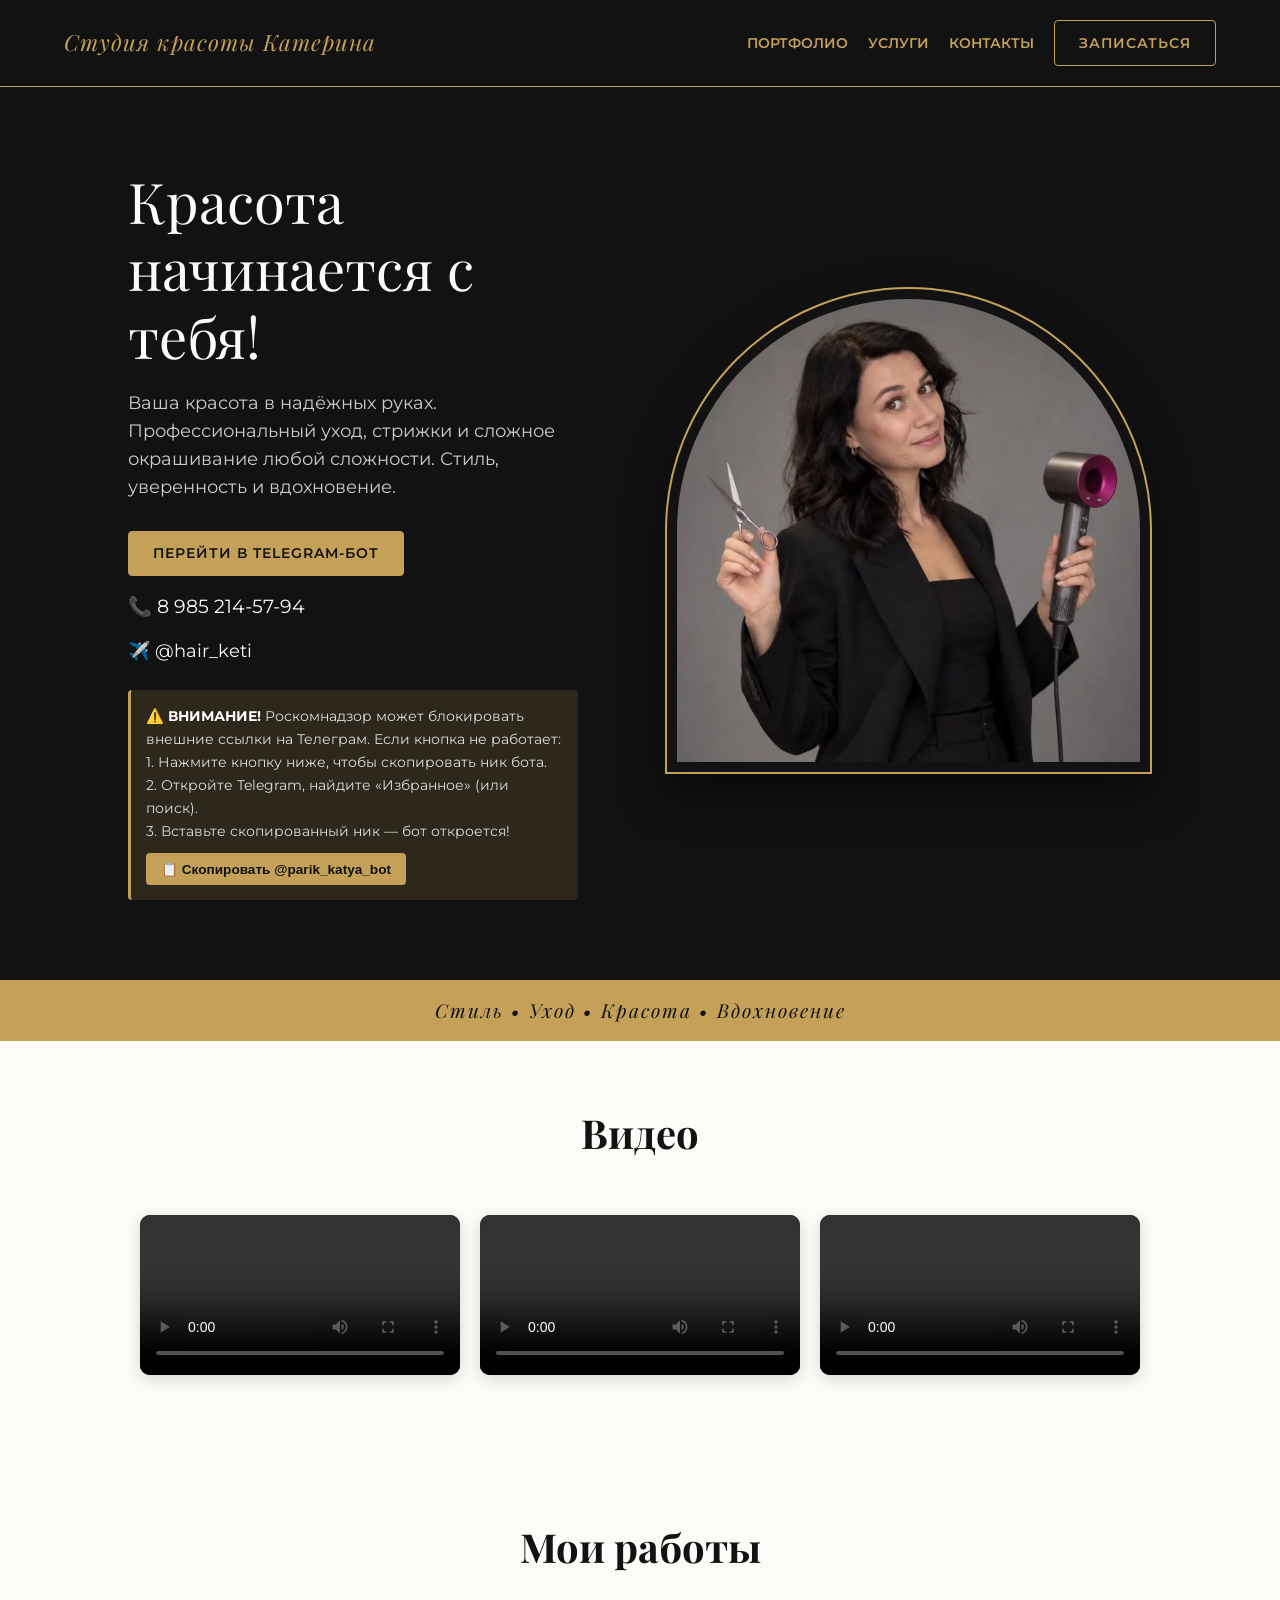
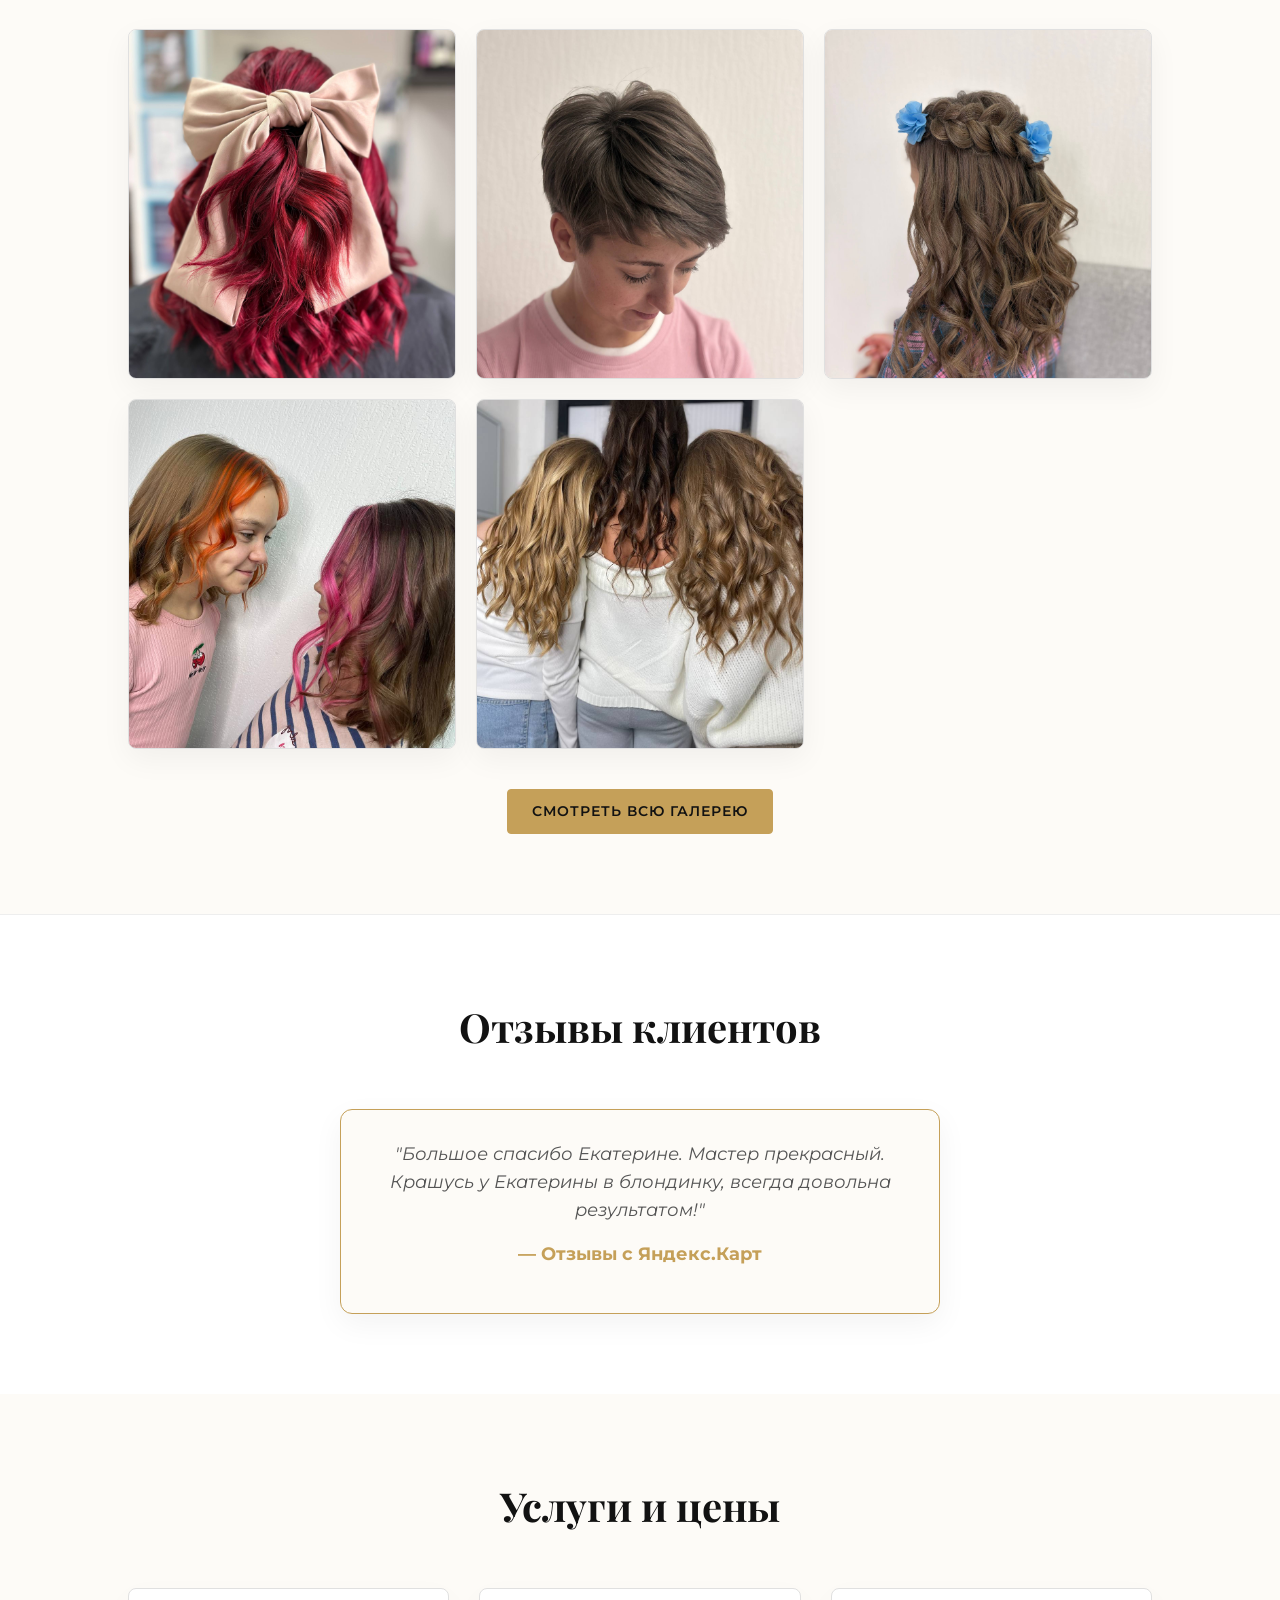
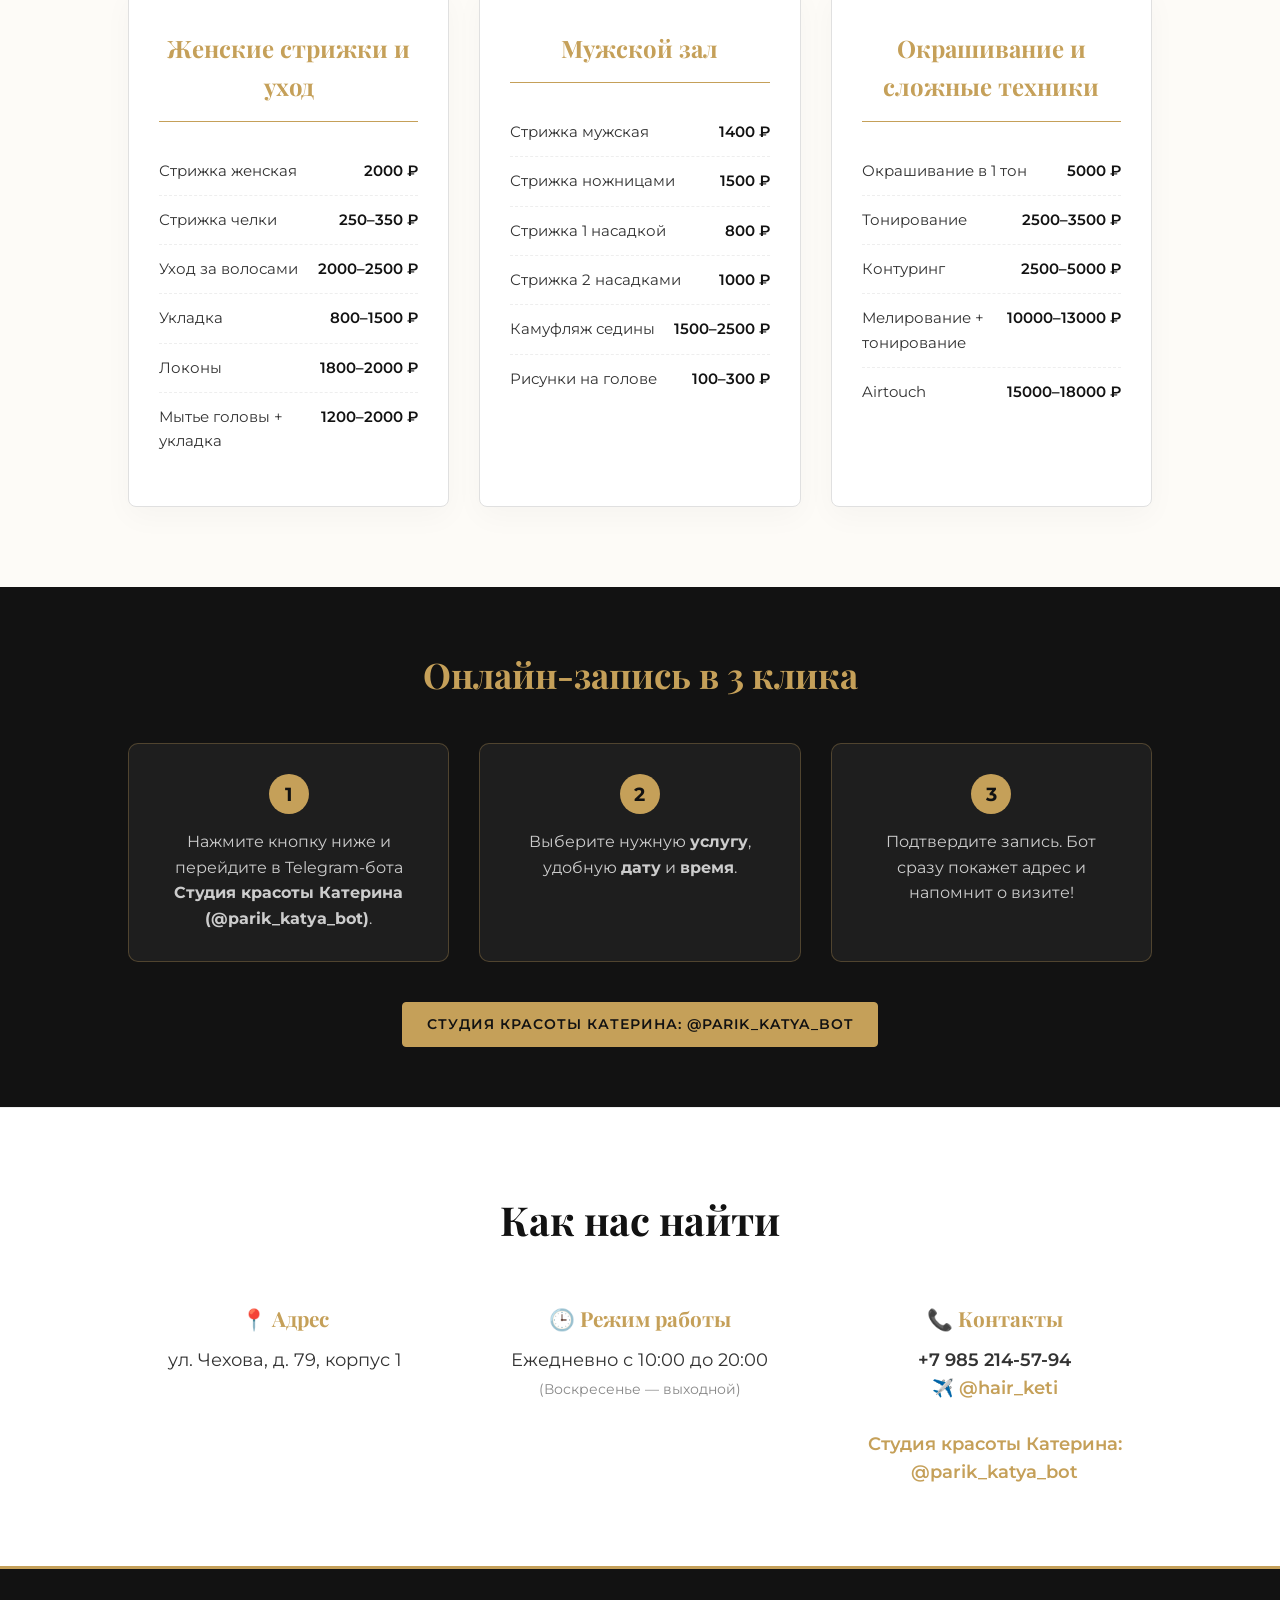
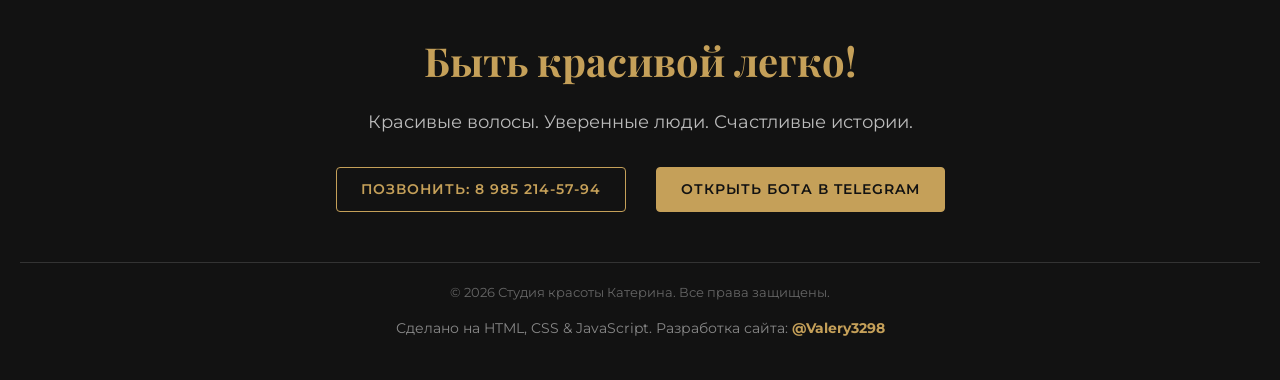
<file: index.html>
<!DOCTYPE html>
<html lang="ru">
<head>
    <meta charset="UTF-8">
    <meta name="viewport" content="width=device-width, initial-scale=1.0">
    <title>Студия красоты Катерина | Парикмахер-стилист</title>
    <link href="https://fonts.googleapis.com/css2?family=Montserrat:wght@300;400;600&family=Playfair+Display:ital,wght@0,400;0,600;1,400&display=swap" rel="stylesheet">
    <link rel="stylesheet" href="style.css">
    <link rel="stylesheet" href="style-home.css">
</head>
<body>

    <header>
        <div class="logo">Студия красоты Катерина</div>
        <nav class="nav-links">
            <a href="gallery.html">Портфолио</a>
            <a href="#services">Услуги</a>
            <a href="#contacts">Контакты</a>
            <a href="https://telegram.me/parik_katya_bot" target="_blank" rel="noopener noreferrer" class="btn btn-outline">Записаться</a>
        </nav>
    </header>

    <section class="hero">
        <div class="hero-text">
            <h1>Красота начинается с тебя!</h1>
            <p>Ваша красота в надёжных руках. Профессиональный уход, стрижки и сложное окрашивание любой сложности. Стиль, уверенность и вдохновение.</p>
            
            <div class="hero-actions">
                <a href="https://telegram.me/parik_katya_bot" target="_blank" rel="noopener noreferrer" class="btn">Перейти в Telegram-бот</a>
                <a href="tel:+79852145794" class="phone-link">📞 8 985 214-57-94</a>
                <!-- Личный телеграм Кати -->
                <a href="https://t.me/hair_keti" target="_blank" rel="noopener noreferrer" class="phone-link" style="font-size: 1.1rem;">✈️ @hair_keti</a>
                
                <div class="warning-box">
                    <strong>⚠️ ВНИМАНИЕ!</strong> Роскомнадзор может блокировать внешние ссылки на Телеграм. Если кнопка не работает:<br>
                    1. Нажмите кнопку ниже, чтобы скопировать ник бота.<br>
                    2. Откройте Telegram, найдите «Избранное» (или поиск).<br>
                    3. Вставьте скопированный ник — бот откроется!<br>
                    <button class="btn-copy" onclick="copyBotLink()">📋 Скопировать @parik_katya_bot</button>
                </div>
            </div>
        </div>
        <div class="hero-image">
            <img src="kate.jpg" alt="Екатерина - парикмахер-стилист">
        </div>
    </section>

    <div class="slogan-bar">
        Стиль • Уход • Красота • Вдохновение
    </div>

    <!-- СЕКЦИЯ С ВИДЕО (пути обновлены на папку videos) -->
    <section class="media-block">
        <h2 class="section-title">Видео</h2>
        <div class="media-boxes">
            <div class="media-single">
                <video controls src="videos/dark.mp4"></video>
            </div>
            <div class="media-single">
                <video controls src="videos/red.mp4"></video>
            </div>
            <div class="media-single">
                <video controls src="videos/light.mp4"></video>
            </div>
        </div>
    </section>

    <section class="portfolio">
        <h2 class="section-title">Мои работы</h2>
        <!-- Сетка заполняется скриптом из photos.js -->
        <div class="portfolio-grid" id="portfolio-grid"></div>
        <a href="gallery.html" class="btn">Смотреть всю галерею</a>
    </section>

    <section class="reviews">
        <h2 class="section-title">Отзывы клиентов</h2>
        <div class="review-card">
            <p>"Большое спасибо Екатерине. Мастер прекрасный. Крашусь у Екатерины в блондинку, всегда довольна результатом!"</p>
            <p class="author">— Отзывы с Яндекс.Карт</p>
        </div>
    </section>

    <section class="services" id="services">
        <h2 class="section-title">Услуги и цены</h2>
        <div class="services-grid">
            <div class="service-card">
                <h3>Женские стрижки и уход</h3>
                <ul class="service-list">
                    <li><span>Стрижка женская</span> <span class="price">2000 ₽</span></li>
                    <li><span>Стрижка челки</span> <span class="price">250–350 ₽</span></li>
                    <li><span>Уход за волосами</span> <span class="price">2000–2500 ₽</span></li>
                    <li><span>Укладка</span> <span class="price">800–1500 ₽</span></li>
                    <li><span>Локоны</span> <span class="price">1800–2000 ₽</span></li>
                    <li><span>Мытье головы + укладка</span> <span class="price">1200–2000 ₽</span></li>
                </ul>
            </div>
            <div class="service-card">
                <h3>Мужской зал</h3>
                <ul class="service-list">
                    <li><span>Стрижка мужская</span> <span class="price">1400 ₽</span></li>
                    <li><span>Стрижка ножницами</span> <span class="price">1500 ₽</span></li>
                    <li><span>Стрижка 1 насадкой</span> <span class="price">800 ₽</span></li>
                    <li><span>Стрижка 2 насадками</span> <span class="price">1000 ₽</span></li>
                    <li><span>Камуфляж седины</span> <span class="price">1500–2500 ₽</span></li>
                    <li><span>Рисунки на голове</span> <span class="price">100–300 ₽</span></li>
                </ul>
            </div>
            <div class="service-card">
                <h3>Окрашивание и сложные техники</h3>
                <ul class="service-list">
                    <li><span>Окрашивание в 1 тон</span> <span class="price">5000 ₽</span></li>
                    <li><span>Тонирование</span> <span class="price">2500–3500 ₽</span></li>
                    <li><span>Контуринг</span> <span class="price">2500–5000 ₽</span></li>
                    <li><span>Мелирование + тонирование</span> <span class="price">10000–13000 ₽</span></li>
                    <li><span>Airtouch</span> <span class="price">15000–18000 ₽</span></li>
                </ul>
            </div>
        </div>
    </section>

    <section class="how-to-book">
        <h2>Онлайн-запись в 3 клика</h2>
        <div class="steps-grid">
            <div class="step">
                <div class="step-number">1</div>
                <p>Нажмите кнопку ниже и перейдите в Telegram-бота <b>Студия красоты Катерина (@parik_katya_bot)</b>.</p>
            </div>
            <div class="step">
                <div class="step-number">2</div>
                <p>Выберите нужную <b>услугу</b>, удобную <b>дату</b> и <b>время</b>.</p>
            </div>
            <div class="step">
                <div class="step-number">3</div>
                <p>Подтвердите запись. Бот сразу покажет адрес и напомнит о визите!</p>
            </div>
        </div>
        <a href="https://telegram.me/parik_katya_bot" target="_blank" rel="noopener noreferrer" class="btn">Студия красоты Катерина: @parik_katya_bot</a>
    </section>

    <section class="contacts" id="contacts">
        <h2 class="section-title">Как нас найти</h2>
        <div class="contacts-grid">
            <div class="contact-item">
                <h4>📍 Адрес</h4>
                <p>ул. Чехова, д. 79, корпус 1</p>
            </div>
            <div class="contact-item">
                <h4>🕒 Режим работы</h4>
                <p>Ежедневно с 10:00 до 20:00<br><span style="font-size: 0.9rem; color: #888;">(Воскресенье — выходной)</span></p>
            </div>
            <div class="contact-item">
                <h4>📞 Контакты</h4>
                <p>
                    <a href="tel:+79852145794">+7 985 214-57-94</a><br>
                    <!-- Личный телеграм Кати -->
                    <a href="https://t.me/hair_keti" target="_blank" rel="noopener noreferrer" style="color: var(--gold);">✈️ @hair_keti</a><br><br>
                    <a href="https://telegram.me/parik_katya_bot" target="_blank" rel="noopener noreferrer" style="color: var(--gold);">Студия красоты Катерина: @parik_katya_bot</a>
                </p>
            </div>
        </div>
    </section>

    <footer>
        <h2>Быть красивой легко!</h2>
        <p>Красивые волосы. Уверенные люди. Счастливые истории.</p>
        <div class="footer-contacts">
            <a href="tel:+79852145794" class="btn btn-outline">Позвонить: 8 985 214-57-94</a>
            <a href="https://telegram.me/parik_katya_bot" target="_blank" rel="noopener noreferrer" class="btn">Открыть бота в Telegram</a>
        </div>
        
        <div class="copyright">
            &copy; <span id="current-year"></span> Студия красоты Катерина. Все права защищены.<br>
            <div class="developer-credit">
                Сделано на <span>HTML, CSS & JavaScript</span>. Разработка сайта: <a href="https://t.me/Valery3298" target="_blank">@Valery3298</a>
            </div>
            
        </div>
    </footer>

    <script src="photos.js"></script>
    <script>
        // Рендер витрины на главной: фото с полем featured, по порядку
        const portfolioGrid = document.getElementById('portfolio-grid');
        photos
            .filter(p => p.featured)
            .sort((a, b) => a.featured - b.featured)
            .forEach(p => {
                const img = document.createElement('img');
                img.src = p.src;
                img.alt = p.alt;
                img.loading = 'lazy';
                portfolioGrid.appendChild(img);
            });

        // Копирование ника бота
        function copyBotLink() {
            const botLink = "@parik_katya_bot";
            navigator.clipboard.writeText(botLink).then(() => {
                alert("✅ Ник бота скопирован!\n\n1. Откройте Telegram.\n2. Вставьте его в строку поиска (или в Избранное).\n3. Перейдите в бота.");
            }).catch(err => {
                alert("Не удалось скопировать. Пожалуйста, выделите и скопируйте ник вручную: @parik_katya_bot");
            });
        }

        document.getElementById('current-year').textContent = new Date().getFullYear();
    </script>
</body>
</html>
</file>
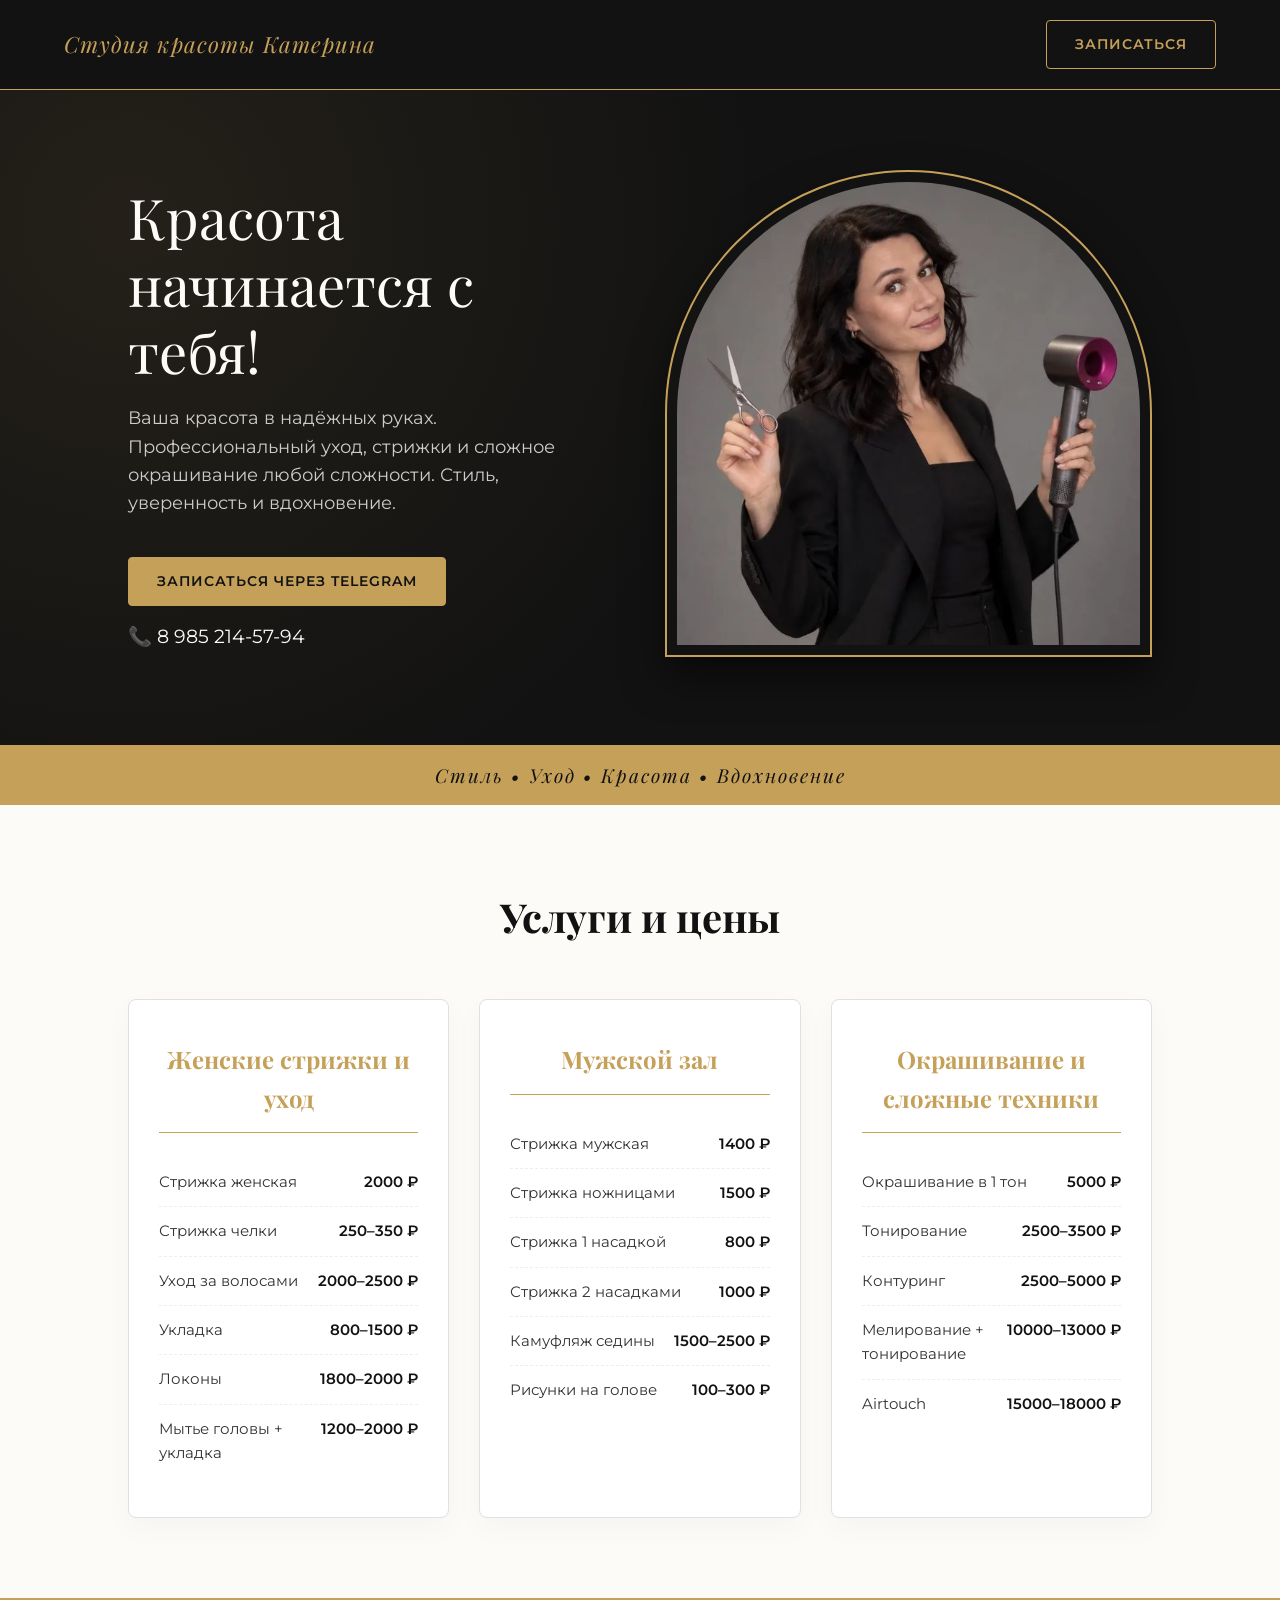
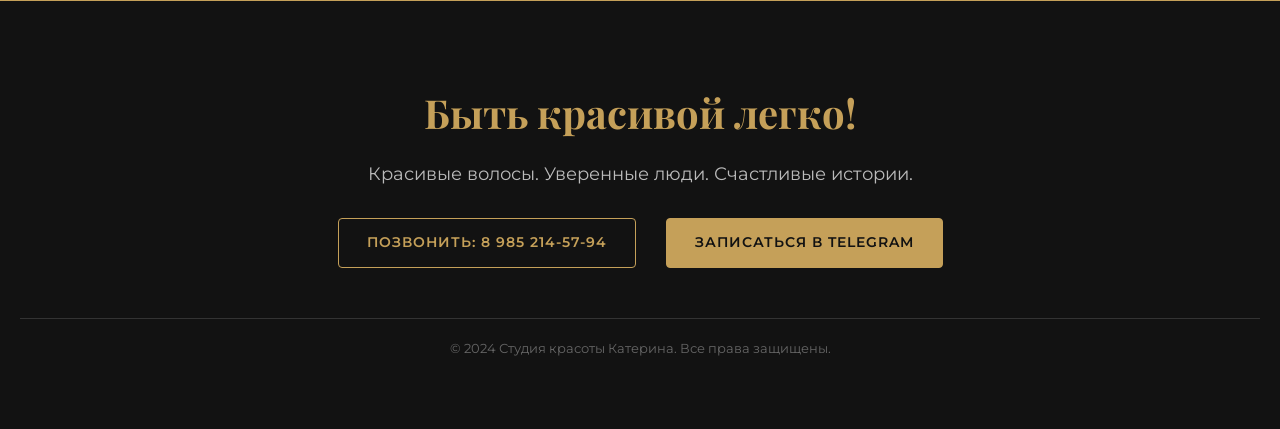
<file: Сайт.html>
<!DOCTYPE html>
<html lang="ru">
<head>
    <meta charset="UTF-8">
    <meta name="viewport" content="width=device-width, initial-scale=1.0">
    <title>Студия красоты Катерина | Парикмахер-стилист</title>
    <link href="https://fonts.googleapis.com/css2?family=Montserrat:wght@300;400;600&family=Playfair+Display:ital,wght@0,400;0,600;1,400&display=swap" rel="stylesheet">
    <style>
        :root {
            --bg-dark: #121212;
            --bg-light: #fdfbf7;
            --gold: #c5a059;
            --gold-hover: #d4af37;
            --text-light: #fdfbf7;
            --text-dark: #333;
        }

        * {
            margin: 0;
            padding: 0;
            box-sizing: border-box;
        }

        body {
            font-family: 'Montserrat', sans-serif;
            background-color: var(--bg-light);
            color: var(--text-dark);
            line-height: 1.6;
        }

        /* Заголовки */
        h1, h2, h3, .logo {
            font-family: 'Playfair Display', serif;
        }

        /* Шапка */
        header {
            padding: 20px 5%;
            display: flex;
            justify-content: space-between;
            align-items: center;
            background: var(--bg-dark);
            color: var(--gold);
            border-bottom: 1px solid var(--gold);
            position: sticky;
            top: 0;
            z-index: 100;
        }

        .logo {
            font-size: 1.4rem;
            letter-spacing: 1px;
            font-style: italic;
        }

        .btn {
            display: inline-block;
            background-color: var(--gold);
            color: var(--bg-dark);
            padding: 12px 28px;
            text-decoration: none;
            border-radius: 4px;
            font-weight: 600;
            transition: all 0.3s;
            border: 1px solid var(--gold);
            cursor: pointer;
            text-transform: uppercase;
            font-size: 0.9rem;
            letter-spacing: 1px;
        }

        .btn:hover {
            background-color: transparent;
            color: var(--gold);
        }

        .btn-outline {
            background: transparent;
            color: var(--gold);
        }

        .btn-outline:hover {
            background: var(--gold);
            color: var(--bg-dark);
        }

        /* Главный экран */
        .hero {
            display: flex;
            align-items: center;
            justify-content: space-between;
            padding: 80px 10%;
            gap: 50px;
            background-color: var(--bg-dark);
            color: var(--text-light);
            position: relative;
        }

        /* Золотые декоративные линии на фоне */
        .hero::before {
            content: '';
            position: absolute;
            top: 0; left: 0; right: 0; bottom: 0;
            background: radial-gradient(circle at 10% 20%, rgba(197, 160, 89, 0.1) 0%, transparent 50%);
            pointer-events: none;
        }

        .hero-text {
            flex: 1;
            z-index: 1;
        }

        .hero-text h1 {
            font-size: 3.5rem;
            line-height: 1.2;
            margin-bottom: 20px;
            font-weight: 400;
        }

        .hero-text p {
            font-size: 1.1rem;
            color: #ccc;
            margin-bottom: 40px;
            max-width: 90%;
        }

        .hero-image {
            flex: 1;
            text-align: center;
            z-index: 1;
            position: relative;
        }

        .hero-image img {
            max-width: 100%;
            border-radius: 50% 50% 0 0; /* Эффект арки как на плакатах */
            border: 2px solid var(--gold);
            padding: 10px;
            box-shadow: 0 20px 40px rgba(0,0,0,0.5);
        }

        .hero-actions {
            display: flex;
            gap: 15px;
            align-items: center;
            flex-wrap: wrap;
        }

        .phone-link {
            color: var(--text-light);
            text-decoration: none;
            font-size: 1.2rem;
            display: flex;
            align-items: center;
            gap: 10px;
            transition: color 0.3s;
        }

        .phone-link:hover {
            color: var(--gold);
        }

        /* Слоган-разделитель */
        .slogan-bar {
            background-color: var(--gold);
            color: var(--bg-dark);
            text-align: center;
            padding: 15px;
            font-family: 'Playfair Display', serif;
            font-style: italic;
            font-size: 1.2rem;
            letter-spacing: 2px;
        }

        /* Услуги */
        .services {
            padding: 80px 10%;
            background: var(--bg-light);
        }

        .section-title {
            text-align: center;
            font-size: 2.5rem;
            margin-bottom: 50px;
            color: var(--bg-dark);
        }

        .services-grid {
            display: grid;
            grid-template-columns: repeat(auto-fit, minmax(300px, 1fr));
            gap: 30px;
        }

        .service-card {
            background: #fff;
            padding: 40px 30px;
            border: 1px solid #e0e0e0;
            border-radius: 8px;
            box-shadow: 0 10px 30px rgba(0,0,0,0.03);
            transition: transform 0.3s;
        }

        .service-card:hover {
            transform: translateY(-5px);
            border-color: var(--gold);
        }

        .service-card h3 {
            margin-bottom: 25px;
            font-size: 1.5rem;
            color: var(--gold);
            text-align: center;
            border-bottom: 1px solid var(--gold);
            padding-bottom: 15px;
        }

        .service-list {
            list-style: none;
        }

        .service-list li {
            display: flex;
            justify-content: space-between;
            padding: 12px 0;
            border-bottom: 1px dashed #eee;
            font-size: 0.95rem;
        }

        .service-list li:last-child {
            border-bottom: none;
        }

        .price {
            font-weight: 600;
            white-space: nowrap;
            margin-left: 10px;
            color: var(--bg-dark);
        }

        /* Футер */
        footer {
            background: var(--bg-dark);
            color: var(--text-light);
            text-align: center;
            padding: 80px 20px 40px;
            border-top: 3px solid var(--gold);
        }

        footer h2 {
            font-size: 2.5rem;
            color: var(--gold);
            margin-bottom: 15px;
        }

        footer p {
            margin-bottom: 30px;
            color: #bbb;
            font-size: 1.1rem;
        }

        .footer-contacts {
            display: flex;
            justify-content: center;
            align-items: center;
            gap: 30px;
            margin-bottom: 50px;
            flex-wrap: wrap;
        }

        .copyright {
            font-size: 0.8rem;
            color: #666;
            border-top: 1px solid #333;
            padding-top: 20px;
        }

        /* Адаптивность */
        @media (max-width: 768px) {
            .hero {
                flex-direction: column;
                text-align: center;
                padding: 40px 5%;
            }
            .hero-text h1 { font-size: 2.5rem; }
            .hero-actions { justify-content: center; }
            header { flex-direction: column; gap: 15px; }
            .footer-contacts { flex-direction: column; gap: 15px; }
        }
    </style>
</head>
<body>

    <header>
        <div class="logo">Студия красоты Катерина</div>
        <a href="https://t.me/parik_katya_bot" class="btn btn-outline" target="_blank">Записаться</a>
    </header>

    <section class="hero">
        <div class="hero-text">
            <h1>Красота начинается с тебя!</h1>
            <p>Ваша красота в надёжных руках. Профессиональный уход, стрижки и сложное окрашивание любой сложности. Стиль, уверенность и вдохновение.</p>
            
            <div class="hero-actions">
                <a href="https://t.me/parik_katya_bot" class="btn" target="_blank">Записаться через Telegram</a>
                <a href="tel:+79852145794" class="phone-link">
                    📞 8 985 214-57-94
                </a>
            </div>
        </div>
        <div class="hero-image">
            <!-- Сюда вставляется фото, которое вы сохранили -->
            <img src="kate.jpg" alt="Екатерина - парикмахер-стилист">
        </div>
    </section>

    <div class="slogan-bar">
        Стиль • Уход • Красота • Вдохновение
    </div>

    <section class="services">
        <h2 class="section-title">Услуги и цены</h2>
        <div class="services-grid">
            
            <div class="service-card">
                <h3>Женские стрижки и уход</h3>
                <ul class="service-list">
                    <li><span>Стрижка женская</span> <span class="price">2000 ₽</span></li>
                    <li><span>Стрижка челки</span> <span class="price">250–350 ₽</span></li>
                    <li><span>Уход за волосами</span> <span class="price">2000–2500 ₽</span></li>
                    <li><span>Укладка</span> <span class="price">800–1500 ₽</span></li>
                    <li><span>Локоны</span> <span class="price">1800–2000 ₽</span></li>
                    <li><span>Мытье головы + укладка</span> <span class="price">1200–2000 ₽</span></li>
                </ul>
            </div>

            <div class="service-card">
                <h3>Мужской зал</h3>
                <ul class="service-list">
                    <li><span>Стрижка мужская</span> <span class="price">1400 ₽</span></li>
                    <li><span>Стрижка ножницами</span> <span class="price">1500 ₽</span></li>
                    <li><span>Стрижка 1 насадкой</span> <span class="price">800 ₽</span></li>
                    <li><span>Стрижка 2 насадками</span> <span class="price">1000 ₽</span></li>
                    <li><span>Камуфляж седины</span> <span class="price">1500–2500 ₽</span></li>
                    <li><span>Рисунки на голове</span> <span class="price">100–300 ₽</span></li>
                </ul>
            </div>

            <div class="service-card">
                <h3>Окрашивание и сложные техники</h3>
                <ul class="service-list">
                    <li><span>Окрашивание в 1 тон</span> <span class="price">5000 ₽</span></li>
                    <li><span>Тонирование</span> <span class="price">2500–3500 ₽</span></li>
                    <li><span>Контуринг</span> <span class="price">2500–5000 ₽</span></li>
                    <li><span>Мелирование + тонирование</span> <span class="price">10000–13000 ₽</span></li>
                    <li><span>Airtouch</span> <span class="price">15000–18000 ₽</span></li>
                </ul>
            </div>

        </div>
    </section>

    <footer>
        <h2>Быть красивой легко!</h2>
        <p>Красивые волосы. Уверенные люди. Счастливые истории.</p>
        
        <div class="footer-contacts">
            <a href="tel:+79852145794" class="btn btn-outline">Позвонить: 8 985 214-57-94</a>
            <a href="https://t.me/parik_katya_bot" class="btn" target="_blank">Записаться в Telegram</a>
        </div>
        
        <p class="copyright">&copy; 2024 Студия красоты Катерина. Все права защищены.</p>
    </footer>

</body>
</html>
</file>
<file: style.css>
/* ============================================================
   ОБЩИЕ СТИЛИ ДЛЯ ВСЕХ СТРАНИЦ
   Шрифты, переменные, шапка, кнопки, базовый футер.
   Меняешь здесь — меняется на всём сайте.
   ============================================================ */

:root {
    --bg-dark: #121212;
    --bg-light: #fdfbf7;
    --gold: #c5a059;
    --text-light: #fdfbf7;
    --text-dark: #333;
    --warning-bg: rgba(197, 160, 89, 0.15);
}

* { margin: 0; padding: 0; box-sizing: border-box; }

body {
    font-family: 'Montserrat', sans-serif;
    background-color: var(--bg-light);
    color: var(--text-dark);
    line-height: 1.6;
}

h1, h2, h3, .logo { font-family: 'Playfair Display', serif; }

/* --- Шапка --- */
header {
    padding: 20px 5%;
    display: flex;
    justify-content: space-between;
    align-items: center;
    background: var(--bg-dark);
    color: var(--gold);
    border-bottom: 1px solid var(--gold);
    position: sticky;
    top: 0;
    z-index: 100;
}

.logo { font-size: 1.4rem; letter-spacing: 1px; font-style: italic; }

.nav-links { display: flex; gap: 20px; align-items: center; }
.nav-links a {
    color: var(--gold);
    text-decoration: none;
    font-weight: 600;
    transition: 0.3s;
    font-size: 0.9rem;
    text-transform: uppercase;
}
.nav-links a:hover { color: #fff; }

/* --- Кнопки --- */
.btn {
    display: inline-block;
    background-color: var(--gold);
    color: var(--bg-dark);
    padding: 12px 24px;
    text-decoration: none;
    border-radius: 4px;
    font-weight: 600;
    transition: all 0.3s;
    border: 1px solid var(--gold);
    cursor: pointer;
    text-transform: uppercase;
    font-size: 0.85rem;
    letter-spacing: 1px;
    text-align: center;
    line-height: 1.4;
    position: relative;
    z-index: 999;
}
.btn:hover { background-color: transparent; color: var(--gold); }

/* --- Заголовки секций --- */
.section-title {
    text-align: center;
    font-size: 2.5rem;
    margin-bottom: 50px;
    color: var(--bg-dark);
}

/* --- Базовый футер (общая часть) --- */
footer {
    background: var(--bg-dark);
    color: var(--text-light);
    text-align: center;
    border-top: 3px solid var(--gold);
}

/* --- Мобильная адаптация шапки (общая) --- */
@media (max-width: 768px) {
    header { flex-direction: column; gap: 15px; }
    .nav-links { flex-wrap: wrap; justify-content: center; }
}

/* ============================================================
   НОВЫЕ СТИЛИ ДЛЯ СЕКЦИИ С ВИДЕО (заменили старые video-section)
   ============================================================ */

.media-block {
    padding: 60px 20px;
    text-align: center;
}

.media-boxes {
    display: flex;
    flex-wrap: wrap;
    justify-content: center;
    gap: 20px;
    max-width: 1200px;
    margin: 0 auto;
}

.media-single {
    width: 320px; /* Оптимальная ширина для вертикальных видео */
    max-width: 100%;
}

.media-single video {
    width: 100%;
    border-radius: 10px;
    box-shadow: 0 4px 15px rgba(0,0,0,0.15);
    background-color: #000; /* Черный фон, пока видео грузится */
    display: block; 
}
</file>
<file: style-home.css>
/* ============================================================
   СТИЛИ ТОЛЬКО ДЛЯ ГЛАВНОЙ СТРАНИЦЫ (index.html)
   ============================================================ */

/* --- Кнопка-контур --- */
.btn-outline { background: transparent; color: var(--gold); }
.btn-outline:hover { background: var(--gold); color: var(--bg-dark); }

/* --- Hero-блок --- */
.hero {
    display: flex;
    align-items: center;
    justify-content: space-between;
    padding: 80px 10%;
    gap: 50px;
    background-color: var(--bg-dark);
    color: var(--text-light);
    position: relative;
}
.hero-text { flex: 1; z-index: 10; }
.hero-text h1 { font-size: 3.5rem; line-height: 1.2; margin-bottom: 20px; font-weight: 400; }
.hero-text p { font-size: 1.1rem; color: #ccc; margin-bottom: 30px; max-width: 90%; }
.hero-image { flex: 1; text-align: center; z-index: 1; position: relative; }
.hero-image img {
    max-width: 100%;
    border-radius: 50% 50% 0 0;
    border: 2px solid var(--gold);
    padding: 10px;
    box-shadow: 0 20px 40px rgba(0,0,0,0.5);
}

.hero-actions {
    display: flex;
    flex-direction: column;
    gap: 15px;
    align-items: flex-start;
    position: relative;
    z-index: 999;
}

.phone-link {
    color: var(--text-light);
    text-decoration: none;
    font-size: 1.2rem;
    display: flex;
    align-items: center;
    gap: 10px;
    transition: color 0.3s;
    position: relative;
    z-index: 999;
}
.phone-link:hover { color: var(--gold); }

/* --- Блок предупреждения о Роскомнадзоре --- */
.warning-box {
    background-color: var(--warning-bg);
    border-left: 3px solid var(--gold);
    padding: 15px;
    border-radius: 4px;
    margin-top: 10px;
    font-size: 0.9rem;
    color: #ddd;
    max-width: 450px;
}
.warning-box strong { color: #fff; }
.warning-box .btn-copy {
    display: inline-block;
    background-color: var(--gold);
    color: var(--bg-dark);
    padding: 8px 15px;
    margin-top: 10px;
    border-radius: 4px;
    cursor: pointer;
    font-weight: bold;
    border: none;
    font-size: 0.85rem;
    transition: 0.3s;
}
.warning-box .btn-copy:hover { background-color: #d4af37; }

/* --- Полоса со слоганом --- */
.slogan-bar {
    background-color: var(--gold);
    color: var(--bg-dark);
    text-align: center;
    padding: 15px;
    font-family: 'Playfair Display', serif;
    font-style: italic;
    font-size: 1.2rem;
    letter-spacing: 2px;
}

/* --- Витрина портфолио на главной --- */
.portfolio { padding: 80px 10%; background: var(--bg-light); text-align: center; }
.portfolio-grid {
    display: grid;
    grid-template-columns: repeat(auto-fit, minmax(300px, 1fr));
    gap: 20px;
    margin-top: 40px;
    margin-bottom: 40px;
}
.portfolio-grid img {
    width: 100%;
    height: 350px;
    object-fit: cover;
    border-radius: 8px;
    border: 1px solid #e0e0e0;
    box-shadow: 0 10px 30px rgba(0,0,0,0.05);
    transition: 0.3s;
}
.portfolio-grid img:hover { transform: scale(1.02); border-color: var(--gold); }

/* --- Отзывы --- */
.reviews { padding: 80px 10%; background: #fff; text-align: center; border-top: 1px solid #eee; }
.review-card {
    max-width: 600px;
    margin: 40px auto 0;
    background: var(--bg-light);
    border: 1px solid var(--gold);
    border-radius: 12px;
    padding: 30px;
    box-shadow: 0 10px 30px rgba(0,0,0,0.05);
}
.review-card p { font-style: italic; color: #555; margin-bottom: 15px; font-size: 1.1rem; }
.review-card .author { font-weight: bold; color: var(--gold); font-style: normal; }

/* --- Услуги --- */
.services { padding: 80px 10%; background: var(--bg-light); }
.services-grid { display: grid; grid-template-columns: repeat(auto-fit, minmax(300px, 1fr)); gap: 30px; }
.service-card {
    background: #fff;
    padding: 40px 30px;
    border: 1px solid #e0e0e0;
    border-radius: 8px;
    box-shadow: 0 10px 30px rgba(0,0,0,0.03);
    transition: transform 0.3s;
}
.service-card:hover { transform: translateY(-5px); border-color: var(--gold); }
.service-card h3 {
    margin-bottom: 25px;
    font-size: 1.5rem;
    color: var(--gold);
    text-align: center;
    border-bottom: 1px solid var(--gold);
    padding-bottom: 15px;
}
.service-list { list-style: none; }
.service-list li {
    display: flex;
    justify-content: space-between;
    padding: 12px 0;
    border-bottom: 1px dashed #eee;
    font-size: 0.95rem;
}
.service-list li:last-child { border-bottom: none; }
.price { font-weight: 600; white-space: nowrap; margin-left: 10px; color: var(--bg-dark); }

/* --- Блок «Онлайн-запись в 3 клика» --- */
.how-to-book {
    background-color: var(--bg-dark);
    color: var(--text-light);
    padding: 60px 10%;
    text-align: center;
}
.how-to-book h2 { color: var(--gold); font-size: 2.2rem; margin-bottom: 40px; }
.steps-grid {
    display: grid;
    grid-template-columns: repeat(auto-fit, minmax(250px, 1fr));
    gap: 30px;
    margin-bottom: 40px;
}
.step {
    background: rgba(255, 255, 255, 0.05);
    padding: 30px;
    border-radius: 10px;
    border: 1px solid rgba(197, 160, 89, 0.3);
}
.step-number {
    display: inline-block;
    width: 40px;
    height: 40px;
    background-color: var(--gold);
    color: var(--bg-dark);
    border-radius: 50%;
    line-height: 40px;
    font-size: 1.2rem;
    font-weight: bold;
    margin-bottom: 15px;
}
.step p { font-size: 1rem; color: #ccc; }

/* --- Контакты --- */
.contacts { background-color: #fff; padding: 80px 10%; border-top: 1px solid #eee; }
.contacts-grid {
    display: grid;
    grid-template-columns: repeat(auto-fit, minmax(250px, 1fr));
    gap: 40px;
    text-align: center;
}
.contact-item h4 {
    font-family: 'Playfair Display', serif;
    font-size: 1.3rem;
    color: var(--gold);
    margin-bottom: 10px;
}
.contact-item p { font-size: 1.1rem; color: var(--text-dark); }
.contact-item a {
    color: var(--text-dark);
    text-decoration: none;
    transition: color 0.3s;
    font-weight: 600;
}
.contact-item a:hover { color: var(--gold); }

/* --- Футер главной (расширенный) --- */
footer { padding: 60px 20px 40px; }
footer h2 { font-size: 2.5rem; color: var(--gold); margin-bottom: 15px; }
footer p { margin-bottom: 30px; color: #bbb; font-size: 1.1rem; }
.footer-contacts {
    display: flex;
    justify-content: center;
    align-items: center;
    gap: 30px;
    margin-bottom: 50px;
    flex-wrap: wrap;
}
.copyright {
    font-size: 0.8rem;
    color: #666;
    border-top: 1px solid #333;
    padding-top: 20px;
}
.developer-credit { margin-top: 15px; font-size: 0.85rem; color: #888; }
.developer-credit a {
    color: var(--gold);
    text-decoration: none;
    font-weight: bold;
    transition: color 0.3s;
}
.developer-credit a:hover { color: #fff; }

/* --- Мобильная адаптация главной --- */
@media (max-width: 768px) {
    .hero { flex-direction: column; text-align: center; padding: 40px 5%; }
    .hero-text h1 { font-size: 2.5rem; }
    .hero-actions { align-items: center; justify-content: center; }
    .footer-contacts { flex-direction: column; gap: 15px; }
    .warning-box { text-align: left; border-left: 3px solid var(--gold); }
}
</file>
